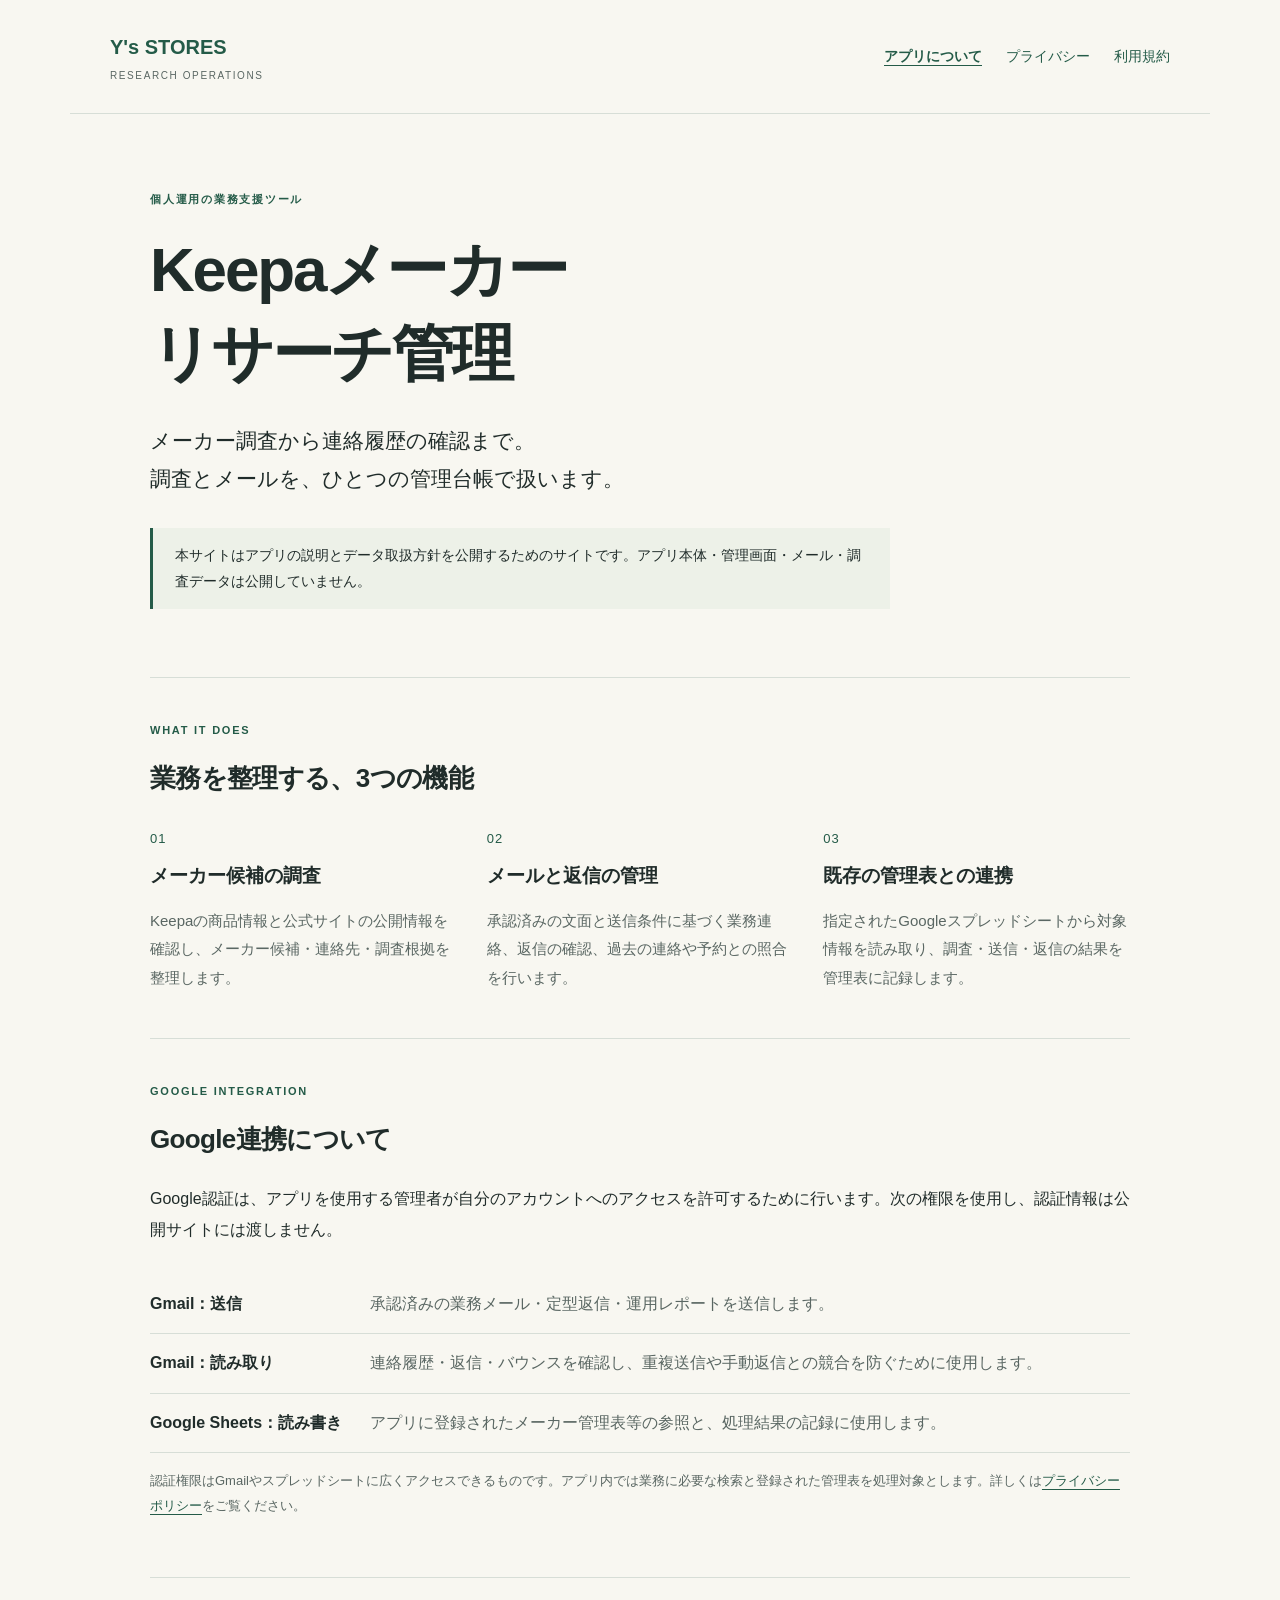
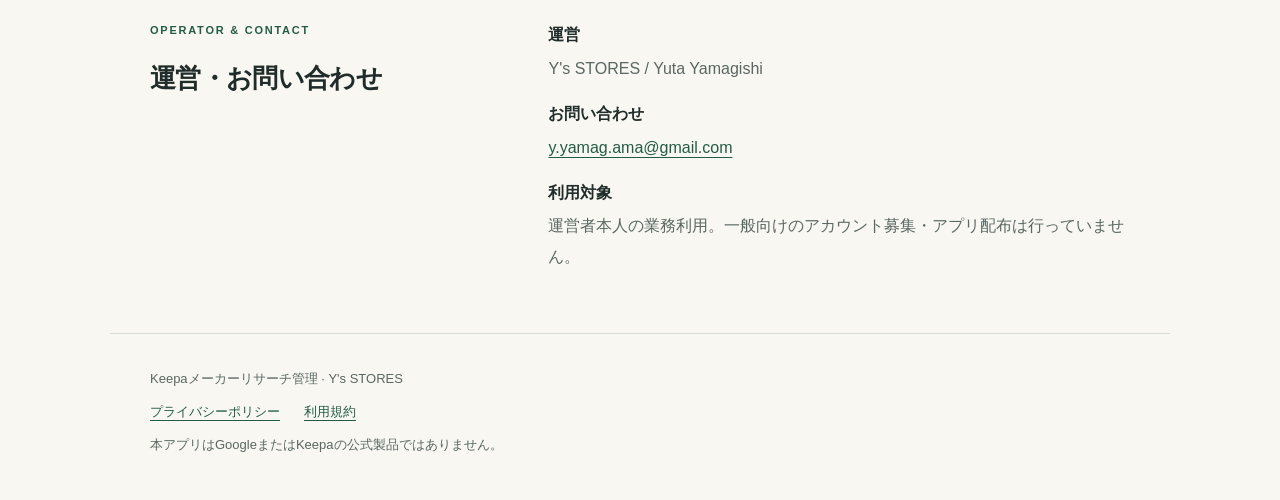
<file: index.html>
<!doctype html>
<html lang="ja">
<head>
  <meta charset="utf-8">
  <meta name="viewport" content="width=device-width,initial-scale=1">
  <meta name="description" content="Keepaメーカーリサーチ管理は、Y's STORESのメーカー調査・連絡履歴管理に使用する個人運用のデスクトップアプリです。">
  <title>Keepaメーカーリサーチ管理 | Y's STORES</title>
  <link rel="stylesheet" href="styles.css">
</head>
<body>
  <a class="skip" href="#main">本文へ移動</a>
  <header class="header"><a class="brand" href="index.html">Y's STORES <span>RESEARCH OPERATIONS</span></a><nav aria-label="メインナビゲーション"><a href="index.html" aria-current="page">アプリについて</a><a href="privacy.html">プライバシー</a><a href="terms.html">利用規約</a></nav></header>
  <main id="main">
    <section class="hero"><p class="eyebrow">個人運用の業務支援ツール</p><h1>Keepaメーカー<br>リサーチ管理</h1><p class="lead">メーカー調査から連絡履歴の確認まで。<br>調査とメールを、ひとつの管理台帳で扱います。</p><p class="notice">本サイトはアプリの説明とデータ取扱方針を公開するためのサイトです。アプリ本体・管理画面・メール・調査データは公開していません。</p></section>
    <section class="section"><p class="eyebrow">WHAT IT DOES</p><h2>業務を整理する、3つの機能</h2><div class="steps"><article><span class="step">01</span><h3>メーカー候補の調査</h3><p>Keepaの商品情報と公式サイトの公開情報を確認し、メーカー候補・連絡先・調査根拠を整理します。</p></article><article><span class="step">02</span><h3>メールと返信の管理</h3><p>承認済みの文面と送信条件に基づく業務連絡、返信の確認、過去の連絡や予約との照合を行います。</p></article><article><span class="step">03</span><h3>既存の管理表との連携</h3><p>指定されたGoogleスプレッドシートから対象情報を読み取り、調査・送信・返信の結果を管理表に記録します。</p></article></div></section>
    <section class="section"><p class="eyebrow">GOOGLE INTEGRATION</p><h2>Google連携について</h2><p>Google認証は、アプリを使用する管理者が自分のアカウントへのアクセスを許可するために行います。次の権限を使用し、認証情報は公開サイトには渡しません。</p><dl class="permissions"><div><dt>Gmail：送信</dt><dd>承認済みの業務メール・定型返信・運用レポートを送信します。</dd></div><div><dt>Gmail：読み取り</dt><dd>連絡履歴・返信・バウンスを確認し、重複送信や手動返信との競合を防ぐために使用します。</dd></div><div><dt>Google Sheets：読み書き</dt><dd>アプリに登録されたメーカー管理表等の参照と、処理結果の記録に使用します。</dd></div></dl><p class="small">認証権限はGmailやスプレッドシートに広くアクセスできるものです。アプリ内では業務に必要な検索と登録された管理表を処理対象とします。詳しくは<a href="privacy.html">プライバシーポリシー</a>をご覧ください。</p></section>
    <section class="section operator"><div><p class="eyebrow">OPERATOR & CONTACT</p><h2>運営・お問い合わせ</h2></div><dl><div><dt>運営</dt><dd>Y's STORES / Yuta Yamagishi</dd></div><div><dt>お問い合わせ</dt><dd><a href="mailto:y.yamag.ama@gmail.com">y.yamag.ama@gmail.com</a></dd></div><div><dt>利用対象</dt><dd>運営者本人の業務利用。一般向けのアカウント募集・アプリ配布は行っていません。</dd></div></dl></section>
  </main>
  <footer><p>Keepaメーカーリサーチ管理 · Y's STORES</p><p><a href="privacy.html">プライバシーポリシー</a><a href="terms.html">利用規約</a></p><p class="small">本アプリはGoogleまたはKeepaの公式製品ではありません。</p></footer>
</body>
</html>
</file>
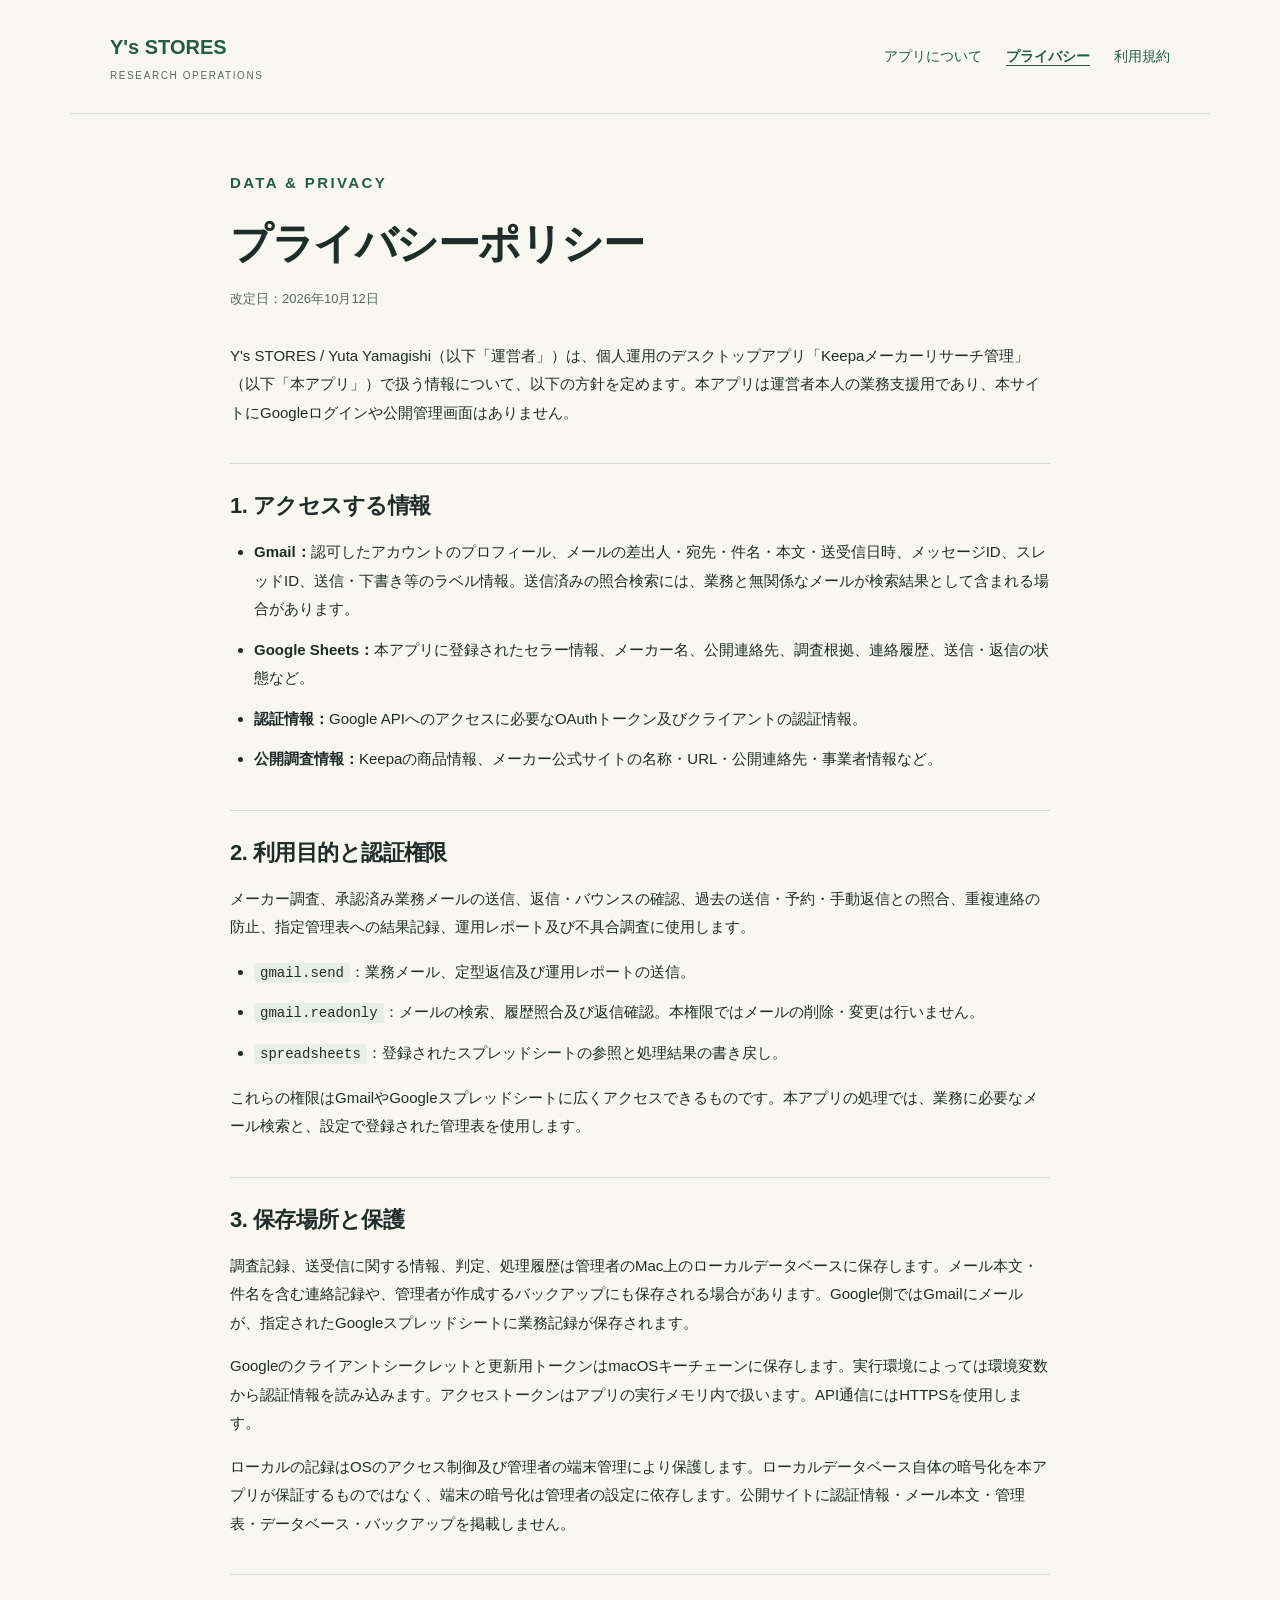
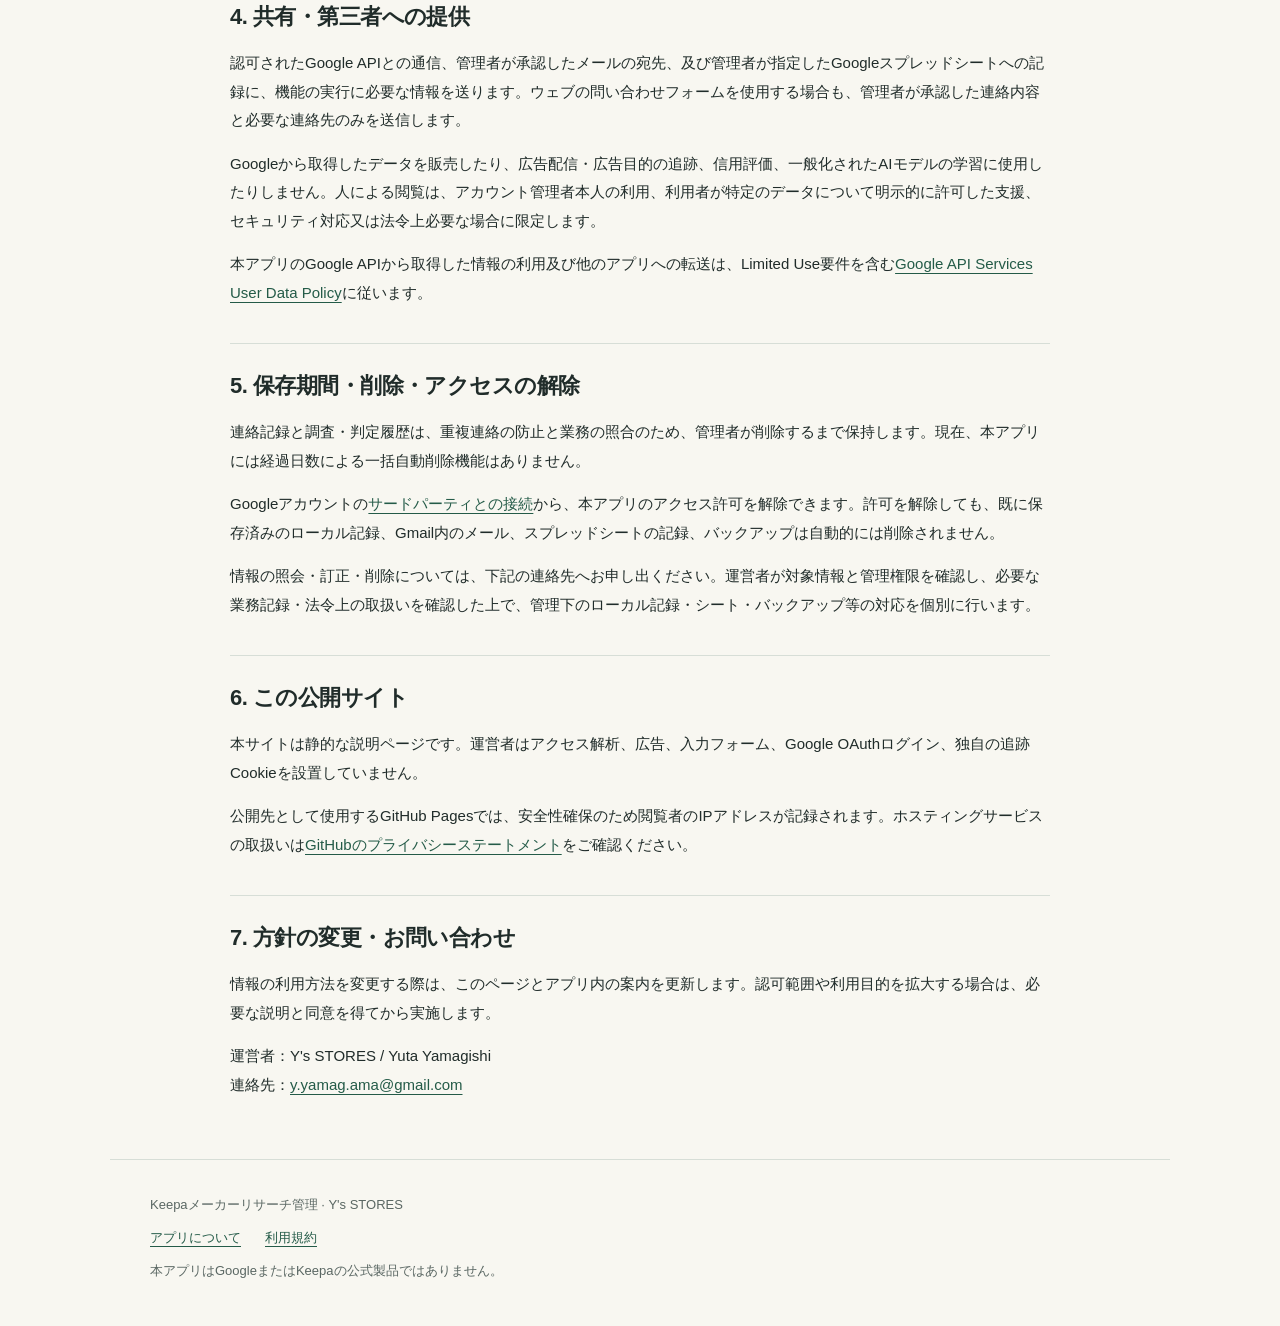
<file: privacy.html>
<!doctype html>
<html lang="ja">
<head><meta charset="utf-8"><meta name="viewport" content="width=device-width,initial-scale=1"><meta name="description" content="Keepaメーカーリサーチ管理のGoogleデータへのアクセス、利用、保存、共有及び削除に関する方針。"><title>プライバシーポリシー | Keepaメーカーリサーチ管理</title><link rel="stylesheet" href="styles.css"></head>
<body>
  <a class="skip" href="#main">本文へ移動</a>
  <header class="header"><a class="brand" href="index.html">Y's STORES <span>RESEARCH OPERATIONS</span></a><nav aria-label="メインナビゲーション"><a href="index.html">アプリについて</a><a href="privacy.html" aria-current="page">プライバシー</a><a href="terms.html">利用規約</a></nav></header>
  <main id="main" class="document"><p class="eyebrow">DATA & PRIVACY</p><h1>プライバシーポリシー</h1><p class="date">改定日：2026年10月12日</p><p>Y's STORES / Yuta Yamagishi（以下「運営者」）は、個人運用のデスクトップアプリ「Keepaメーカーリサーチ管理」（以下「本アプリ」）で扱う情報について、以下の方針を定めます。本アプリは運営者本人の業務支援用であり、本サイトにGoogleログインや公開管理画面はありません。</p>
    <section><h2>1. アクセスする情報</h2><ul><li><strong>Gmail：</strong>認可したアカウントのプロフィール、メールの差出人・宛先・件名・本文・送受信日時、メッセージID、スレッドID、送信・下書き等のラベル情報。送信済みの照合検索には、業務と無関係なメールが検索結果として含まれる場合があります。</li><li><strong>Google Sheets：</strong>本アプリに登録されたセラー情報、メーカー名、公開連絡先、調査根拠、連絡履歴、送信・返信の状態など。</li><li><strong>認証情報：</strong>Google APIへのアクセスに必要なOAuthトークン及びクライアントの認証情報。</li><li><strong>公開調査情報：</strong>Keepaの商品情報、メーカー公式サイトの名称・URL・公開連絡先・事業者情報など。</li></ul></section>
    <section><h2>2. 利用目的と認証権限</h2><p>メーカー調査、承認済み業務メールの送信、返信・バウンスの確認、過去の送信・予約・手動返信との照合、重複連絡の防止、指定管理表への結果記録、運用レポート及び不具合調査に使用します。</p><ul><li><code>gmail.send</code>：業務メール、定型返信及び運用レポートの送信。</li><li><code>gmail.readonly</code>：メールの検索、履歴照合及び返信確認。本権限ではメールの削除・変更は行いません。</li><li><code>spreadsheets</code>：登録されたスプレッドシートの参照と処理結果の書き戻し。</li></ul><p>これらの権限はGmailやGoogleスプレッドシートに広くアクセスできるものです。本アプリの処理では、業務に必要なメール検索と、設定で登録された管理表を使用します。</p></section>
    <section><h2>3. 保存場所と保護</h2><p>調査記録、送受信に関する情報、判定、処理履歴は管理者のMac上のローカルデータベースに保存します。メール本文・件名を含む連絡記録や、管理者が作成するバックアップにも保存される場合があります。Google側ではGmailにメールが、指定されたGoogleスプレッドシートに業務記録が保存されます。</p><p>Googleのクライアントシークレットと更新用トークンはmacOSキーチェーンに保存します。実行環境によっては環境変数から認証情報を読み込みます。アクセストークンはアプリの実行メモリ内で扱います。API通信にはHTTPSを使用します。</p><p>ローカルの記録はOSのアクセス制御及び管理者の端末管理により保護します。ローカルデータベース自体の暗号化を本アプリが保証するものではなく、端末の暗号化は管理者の設定に依存します。公開サイトに認証情報・メール本文・管理表・データベース・バックアップを掲載しません。</p></section>
    <section><h2>4. 共有・第三者への提供</h2><p>認可されたGoogle APIとの通信、管理者が承認したメールの宛先、及び管理者が指定したGoogleスプレッドシートへの記録に、機能の実行に必要な情報を送ります。ウェブの問い合わせフォームを使用する場合も、管理者が承認した連絡内容と必要な連絡先のみを送信します。</p><p>Googleから取得したデータを販売したり、広告配信・広告目的の追跡、信用評価、一般化されたAIモデルの学習に使用したりしません。人による閲覧は、アカウント管理者本人の利用、利用者が特定のデータについて明示的に許可した支援、セキュリティ対応又は法令上必要な場合に限定します。</p><p>本アプリのGoogle APIから取得した情報の利用及び他のアプリへの転送は、Limited Use要件を含む<a href="https://developers.google.com/terms/api-services-user-data-policy" rel="noreferrer">Google API Services User Data Policy</a>に従います。</p></section>
    <section><h2>5. 保存期間・削除・アクセスの解除</h2><p>連絡記録と調査・判定履歴は、重複連絡の防止と業務の照合のため、管理者が削除するまで保持します。現在、本アプリには経過日数による一括自動削除機能はありません。</p><p>Googleアカウントの<a href="https://myaccount.google.com/connections" rel="noreferrer">サードパーティとの接続</a>から、本アプリのアクセス許可を解除できます。許可を解除しても、既に保存済みのローカル記録、Gmail内のメール、スプレッドシートの記録、バックアップは自動的には削除されません。</p><p>情報の照会・訂正・削除については、下記の連絡先へお申し出ください。運営者が対象情報と管理権限を確認し、必要な業務記録・法令上の取扱いを確認した上で、管理下のローカル記録・シート・バックアップ等の対応を個別に行います。</p></section>
    <section><h2>6. この公開サイト</h2><p>本サイトは静的な説明ページです。運営者はアクセス解析、広告、入力フォーム、Google OAuthログイン、独自の追跡Cookieを設置していません。</p><p>公開先として使用するGitHub Pagesでは、安全性確保のため閲覧者のIPアドレスが記録されます。ホスティングサービスの取扱いは<a href="https://docs.github.com/en/site-policy/privacy-policies/github-general-privacy-statement" rel="noreferrer">GitHubのプライバシーステートメント</a>をご確認ください。</p></section>
    <section><h2>7. 方針の変更・お問い合わせ</h2><p>情報の利用方法を変更する際は、このページとアプリ内の案内を更新します。認可範囲や利用目的を拡大する場合は、必要な説明と同意を得てから実施します。</p><p>運営者：Y's STORES / Yuta Yamagishi<br>連絡先：<a href="mailto:y.yamag.ama@gmail.com">y.yamag.ama@gmail.com</a></p></section>
  </main>
  <footer><p>Keepaメーカーリサーチ管理 · Y's STORES</p><p><a href="index.html">アプリについて</a><a href="terms.html">利用規約</a></p><p class="small">本アプリはGoogleまたはKeepaの公式製品ではありません。</p></footer>
</body>
</html>
</file>
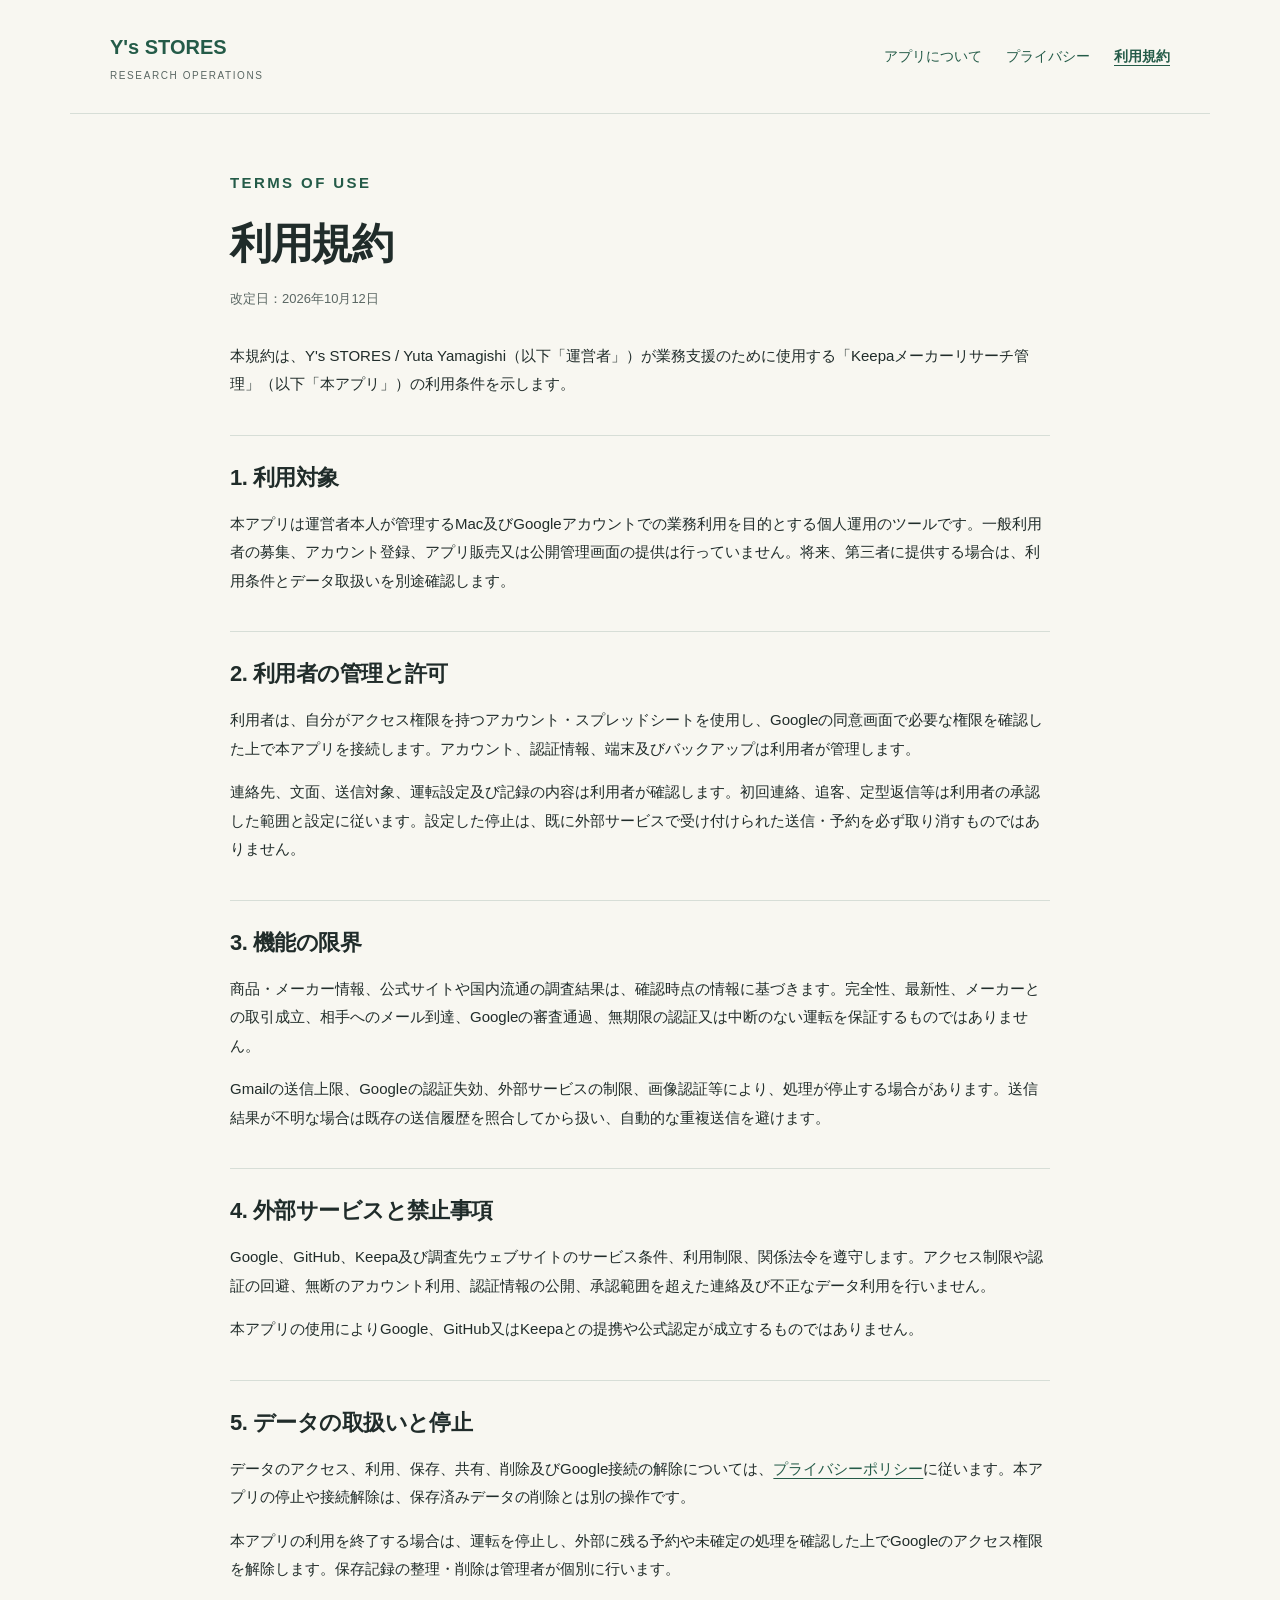
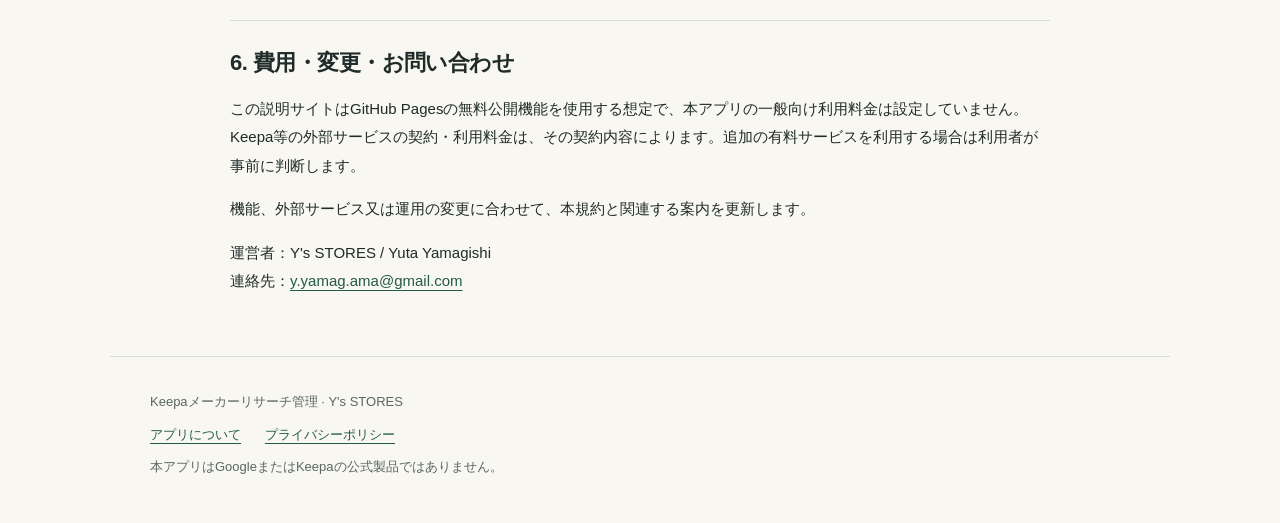
<file: terms.html>
<!doctype html>
<html lang="ja">
<head><meta charset="utf-8"><meta name="viewport" content="width=device-width,initial-scale=1"><meta name="description" content="個人運用のKeepaメーカーリサーチ管理の利用条件と運用上の注意事項。"><title>利用規約 | Keepaメーカーリサーチ管理</title><link rel="stylesheet" href="styles.css"></head>
<body>
  <a class="skip" href="#main">本文へ移動</a>
  <header class="header"><a class="brand" href="index.html">Y's STORES <span>RESEARCH OPERATIONS</span></a><nav aria-label="メインナビゲーション"><a href="index.html">アプリについて</a><a href="privacy.html">プライバシー</a><a href="terms.html" aria-current="page">利用規約</a></nav></header>
  <main id="main" class="document"><p class="eyebrow">TERMS OF USE</p><h1>利用規約</h1><p class="date">改定日：2026年10月12日</p><p>本規約は、Y's STORES / Yuta Yamagishi（以下「運営者」）が業務支援のために使用する「Keepaメーカーリサーチ管理」（以下「本アプリ」）の利用条件を示します。</p>
    <section><h2>1. 利用対象</h2><p>本アプリは運営者本人が管理するMac及びGoogleアカウントでの業務利用を目的とする個人運用のツールです。一般利用者の募集、アカウント登録、アプリ販売又は公開管理画面の提供は行っていません。将来、第三者に提供する場合は、利用条件とデータ取扱いを別途確認します。</p></section>
    <section><h2>2. 利用者の管理と許可</h2><p>利用者は、自分がアクセス権限を持つアカウント・スプレッドシートを使用し、Googleの同意画面で必要な権限を確認した上で本アプリを接続します。アカウント、認証情報、端末及びバックアップは利用者が管理します。</p><p>連絡先、文面、送信対象、運転設定及び記録の内容は利用者が確認します。初回連絡、追客、定型返信等は利用者の承認した範囲と設定に従います。設定した停止は、既に外部サービスで受け付けられた送信・予約を必ず取り消すものではありません。</p></section>
    <section><h2>3. 機能の限界</h2><p>商品・メーカー情報、公式サイトや国内流通の調査結果は、確認時点の情報に基づきます。完全性、最新性、メーカーとの取引成立、相手へのメール到達、Googleの審査通過、無期限の認証又は中断のない運転を保証するものではありません。</p><p>Gmailの送信上限、Googleの認証失効、外部サービスの制限、画像認証等により、処理が停止する場合があります。送信結果が不明な場合は既存の送信履歴を照合してから扱い、自動的な重複送信を避けます。</p></section>
    <section><h2>4. 外部サービスと禁止事項</h2><p>Google、GitHub、Keepa及び調査先ウェブサイトのサービス条件、利用制限、関係法令を遵守します。アクセス制限や認証の回避、無断のアカウント利用、認証情報の公開、承認範囲を超えた連絡及び不正なデータ利用を行いません。</p><p>本アプリの使用によりGoogle、GitHub又はKeepaとの提携や公式認定が成立するものではありません。</p></section>
    <section><h2>5. データの取扱いと停止</h2><p>データのアクセス、利用、保存、共有、削除及びGoogle接続の解除については、<a href="privacy.html">プライバシーポリシー</a>に従います。本アプリの停止や接続解除は、保存済みデータの削除とは別の操作です。</p><p>本アプリの利用を終了する場合は、運転を停止し、外部に残る予約や未確定の処理を確認した上でGoogleのアクセス権限を解除します。保存記録の整理・削除は管理者が個別に行います。</p></section>
    <section><h2>6. 費用・変更・お問い合わせ</h2><p>この説明サイトはGitHub Pagesの無料公開機能を使用する想定で、本アプリの一般向け利用料金は設定していません。Keepa等の外部サービスの契約・利用料金は、その契約内容によります。追加の有料サービスを利用する場合は利用者が事前に判断します。</p><p>機能、外部サービス又は運用の変更に合わせて、本規約と関連する案内を更新します。</p><p>運営者：Y's STORES / Yuta Yamagishi<br>連絡先：<a href="mailto:y.yamag.ama@gmail.com">y.yamag.ama@gmail.com</a></p></section>
  </main>
  <footer><p>Keepaメーカーリサーチ管理 · Y's STORES</p><p><a href="index.html">アプリについて</a><a href="privacy.html">プライバシーポリシー</a></p><p class="small">本アプリはGoogleまたはKeepaの公式製品ではありません。</p></footer>
</body>
</html>
</file>
<file: styles.css>
:root{color-scheme:light;--ink:#202c2a;--green:#245b48;--paper:#f8f7f1;--muted:#5a6763;--line:#d7ded7}
*{box-sizing:border-box}body{margin:0;background:var(--paper);color:var(--ink);font:16px/1.9 -apple-system,BlinkMacSystemFont,"Hiragino Kaku Gothic ProN","Yu Gothic",sans-serif}a{color:var(--green);text-underline-offset:4px}a:focus-visible,button:focus-visible{outline:3px solid #c08c38;outline-offset:4px}.skip{position:absolute;left:16px;top:-100px;background:white;padding:8px;z-index:10}.skip:focus{top:12px}.header{max-width:1140px;margin:auto;padding:28px 40px;border-bottom:1px solid var(--line);display:flex;justify-content:space-between;align-items:center;gap:24px}.brand{font-size:20px;font-weight:750;text-decoration:none;white-space:nowrap}.brand span{display:block;font-size:10px;letter-spacing:.16em;font-weight:500;color:var(--muted)}nav{display:flex;gap:24px;font-size:14px;flex-wrap:wrap}nav a{text-decoration:none}nav a[aria-current=page]{text-decoration:underline;font-weight:700}main{max-width:1060px;margin:auto;padding:0 40px}.hero{padding:75px 0 54px;max-width:830px}.eyebrow{font-size:11px;letter-spacing:.16em;font-weight:650;color:var(--green);margin:0 0 18px}h1{font-size:clamp(32px,5.8vw,62px);line-height:1.35;letter-spacing:-.035em;margin:0 0 27px;font-weight:700}h2{font-size:26px;line-height:1.5;margin:0 0 25px;letter-spacing:-.025em}h3{font-size:19px;line-height:1.6;margin:8px 0 12px}.lead{font-size:21px;line-height:1.8;margin-bottom:30px}.notice{border-left:3px solid var(--green);padding:14px 22px;font-size:14px;background:#edf1e8;max-width:740px}.section{padding:42px 0 46px;border-top:1px solid var(--line)}.steps{display:grid;grid-template-columns:repeat(3,1fr);gap:30px}.steps p{font-size:15px;color:var(--muted);margin-bottom:0}.step{font-size:13px;letter-spacing:.08em;color:var(--green)}.permissions{margin-top:30px}.permissions div{display:grid;grid-template-columns:220px 1fr;padding:14px 0;border-bottom:1px solid var(--line)}dt{font-weight:650}dd{margin:0;color:var(--muted)}.small{font-size:13px;color:var(--muted)}.operator{display:grid;grid-template-columns:1fr 1.6fr;gap:35px}.operator dl{margin:0}.operator dl div{margin-bottom:15px}.operator dd{margin-top:3px}footer{max-width:1060px;margin:0 auto;padding:25px 40px 35px;border-top:1px solid var(--line);font-size:13px;color:var(--muted)}footer p{margin:8px 0}footer a{margin-right:24px}.document{max-width:900px;padding-top:55px;padding-bottom:45px}.document h1{font-size:clamp(29px,4.8vw,42px)}.document .date{font-size:13px;color:var(--muted);margin-top:-12px;margin-bottom:30px}.document section{margin-top:36px;padding-top:25px;border-top:1px solid var(--line)}.document h2{font-size:22px;margin-bottom:16px}.document p,.document li{font-size:15px}.document li{margin-bottom:12px}.document ul{padding-left:24px}code{font-size:14px;overflow-wrap:anywhere;background:#e9eee6;padding:2px 6px;border-radius:3px}
@media(max-width:700px){.header{padding:22px 24px;display:block}.brand span{margin-bottom:18px}nav{gap:15px;font-size:13px}main{padding:0 24px}.hero{padding:45px 0 35px}.lead{font-size:18px}.steps{grid-template-columns:1fr;gap:22px}.section{padding:30px 0}.permissions div{grid-template-columns:1fr;gap:5px}.operator{grid-template-columns:1fr;gap:10px}.document{padding-top:35px;padding-bottom:35px}.document h2{font-size:20px}footer{padding:22px 24px 30px}a{overflow-wrap:anywhere}}
</file>
